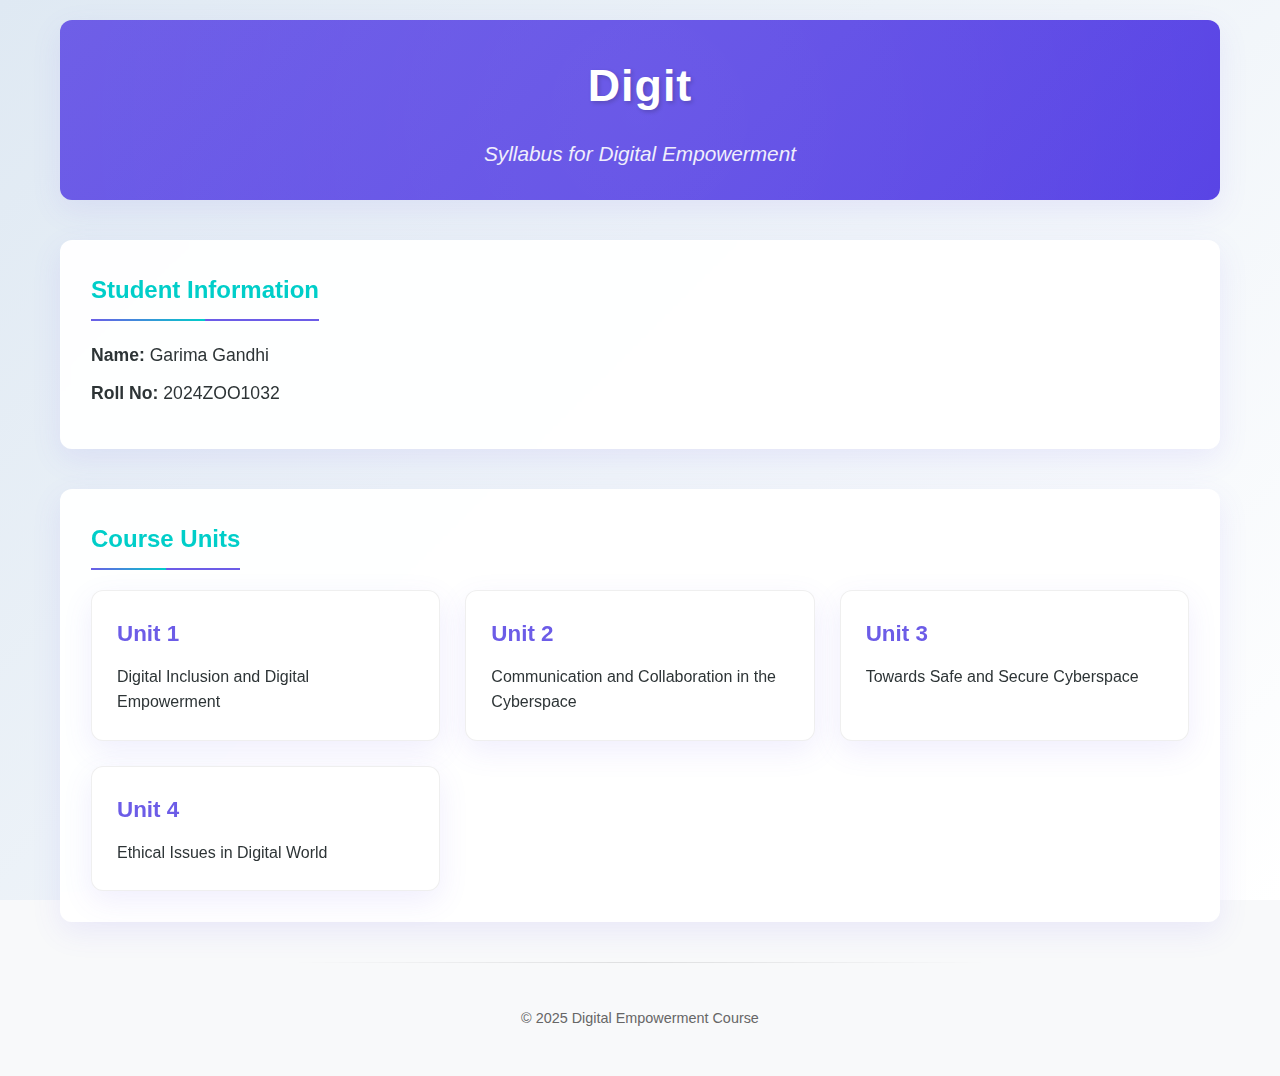
<file: garima/index.html>
<!DOCTYPE html>
<html lang="en">
<head>
    <meta charset="UTF-8">
    <meta name="viewport" content="width=device-width, initial-scale=1.0">
    <title>Digital Empowerment</title>
    <link rel="stylesheet" href="style.css">
</head>
<body>
    <div class="container">
        <header>
            <h1>Digital Empowerment</h1>
            <p class="subtitle">Syllabus for Digital Empowerment</p>
        </header>

        <section class="profile">
            <h2>Student Information</h2>
            <div class="profile-info">
                <div class="profile-text">
                    <p><strong>Name:</strong> Garima Gandhi</p>
                    <p><strong>Roll No:</strong> 2024ZOO1032</p>
                </div>
            </div>
        </section>

        <section class="units">
            <h2>Course Units</h2>
            <div class="unit-grid">
                <a class='unit-card' href='unit1.html'>
                    <h3>Unit 1</h3>
                    <p>Digital Inclusion and Digital Empowerment</p>
                </a>
                <a class='unit-card' href='unit2.html'>
                    <h3>Unit 2</h3>
                    <p>Communication and Collaboration in the Cyberspace</p>
                </a>
                <a class='unit-card' href='unit3.html'>
                    <h3>Unit 3</h3>
                    <p>Towards Safe and Secure Cyberspace</p>
                </a>
                <a class='unit-card' href='unit4.html'>
                    <h3>Unit 4</h3>
                    <p>Ethical Issues in Digital World</p>
                </a>
            </div>
        </section>

        <footer>
            <p>&copy; 2025 Digital Empowerment Course</p>
        </footer>
    </div>
    <script src="script.js"></script>
</body>
</html>
</file>
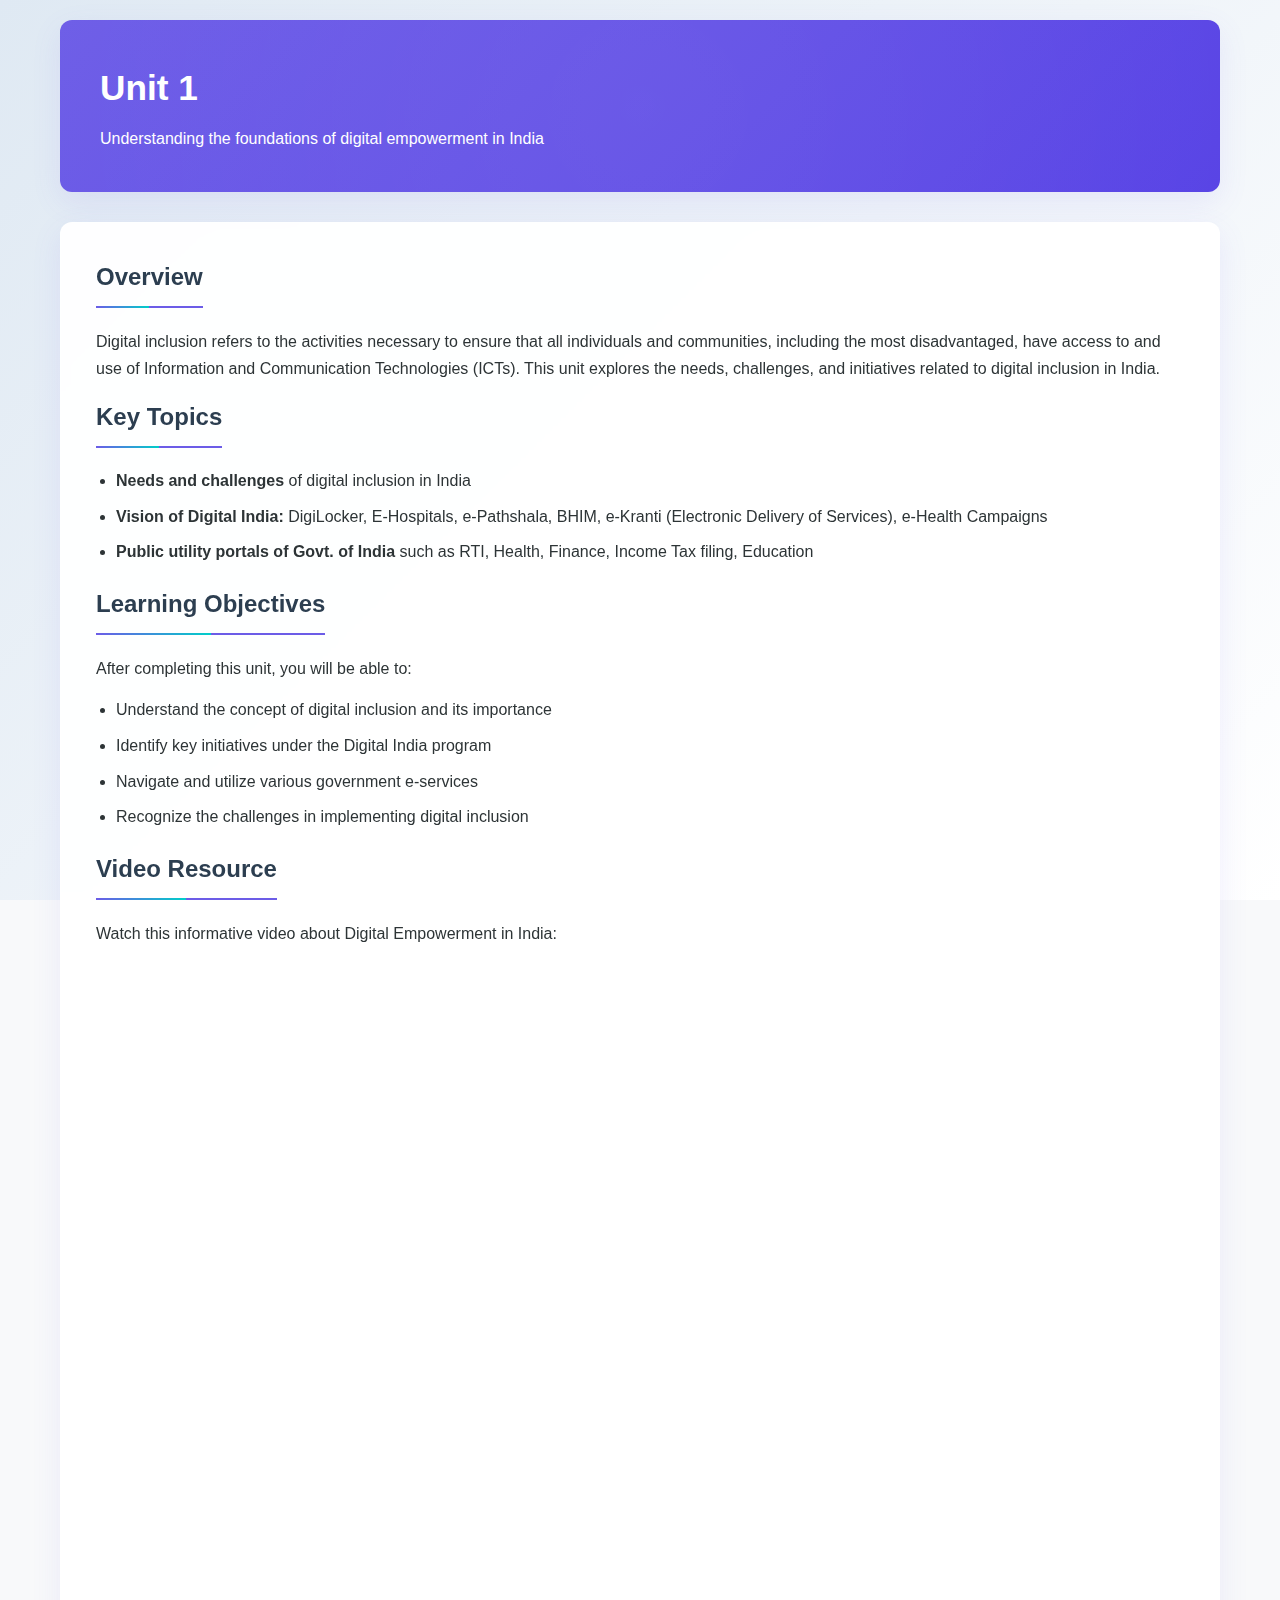
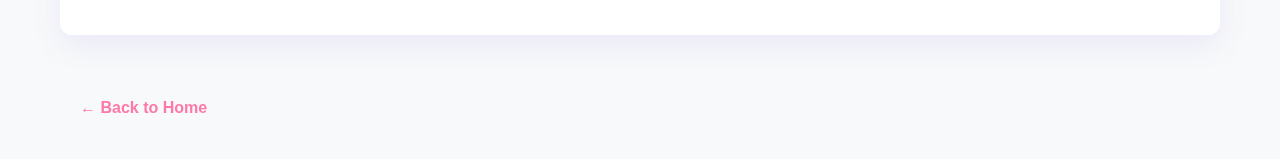
<file: garima/unit1.html>
<!DOCTYPE html>
<html lang="en">
<head>
    <meta charset="UTF-8">
    <meta name="viewport" content="width=device-width, initial-scale=1.0">
    <title>Unit 1: Digital Inclusion and Digital Empowerment</title>
    <link rel="stylesheet" href="style.css">
</head>
<body>
    <div class="container">
        <div class="unit-header">
            <h1>Unit 1: Digital Inclusion and Digital Empowerment</h1>
            <p>Understanding the foundations of digital empowerment in India</p>
        </div>

        <div class="unit-content">
            <h2>Overview</h2>
            <p>Digital inclusion refers to the activities necessary to ensure that all individuals and communities, including the most disadvantaged, have access to and use of Information and Communication Technologies (ICTs). This unit explores the needs, challenges, and initiatives related to digital inclusion in India.</p>

            <h2>Key Topics</h2>
            <ul>
                <li><strong>Needs and challenges</strong> of digital inclusion in India</li>
                <li><strong>Vision of Digital India:</strong> DigiLocker, E-Hospitals, e-Pathshala, BHIM, e-Kranti (Electronic Delivery of Services), e-Health Campaigns</li>
                <li><strong>Public utility portals of Govt. of India</strong> such as RTI, Health, Finance, Income Tax filing, Education</li>
            </ul>

            <h2>Learning Objectives</h2>
            <p>After completing this unit, you will be able to:</p>
            <ul>
                <li>Understand the concept of digital inclusion and its importance</li>
                <li>Identify key initiatives under the Digital India program</li>
                <li>Navigate and utilize various government e-services</li>
                <li>Recognize the challenges in implementing digital inclusion</li>
            </ul>

            <h2>Video Resource</h2>
            <p>Watch this informative video about Digital Empowerment in India:</p>
            <div class="embed-container">
                <iframe width="560" height="315" src="https://www.youtube.com/embed/uU4iYT9laKU" title="YouTube video player" frameborder="0" allow="accelerometer; autoplay; clipboard-write; encrypted-media; gyroscope; picture-in-picture" allowfullscreen></iframe>
            </div>
        </div>

        <a class='back-link' href='index.html'>← Back to Home</a>
    </div>
    <script src="script.js"></script>
</body>
</html>
</file>
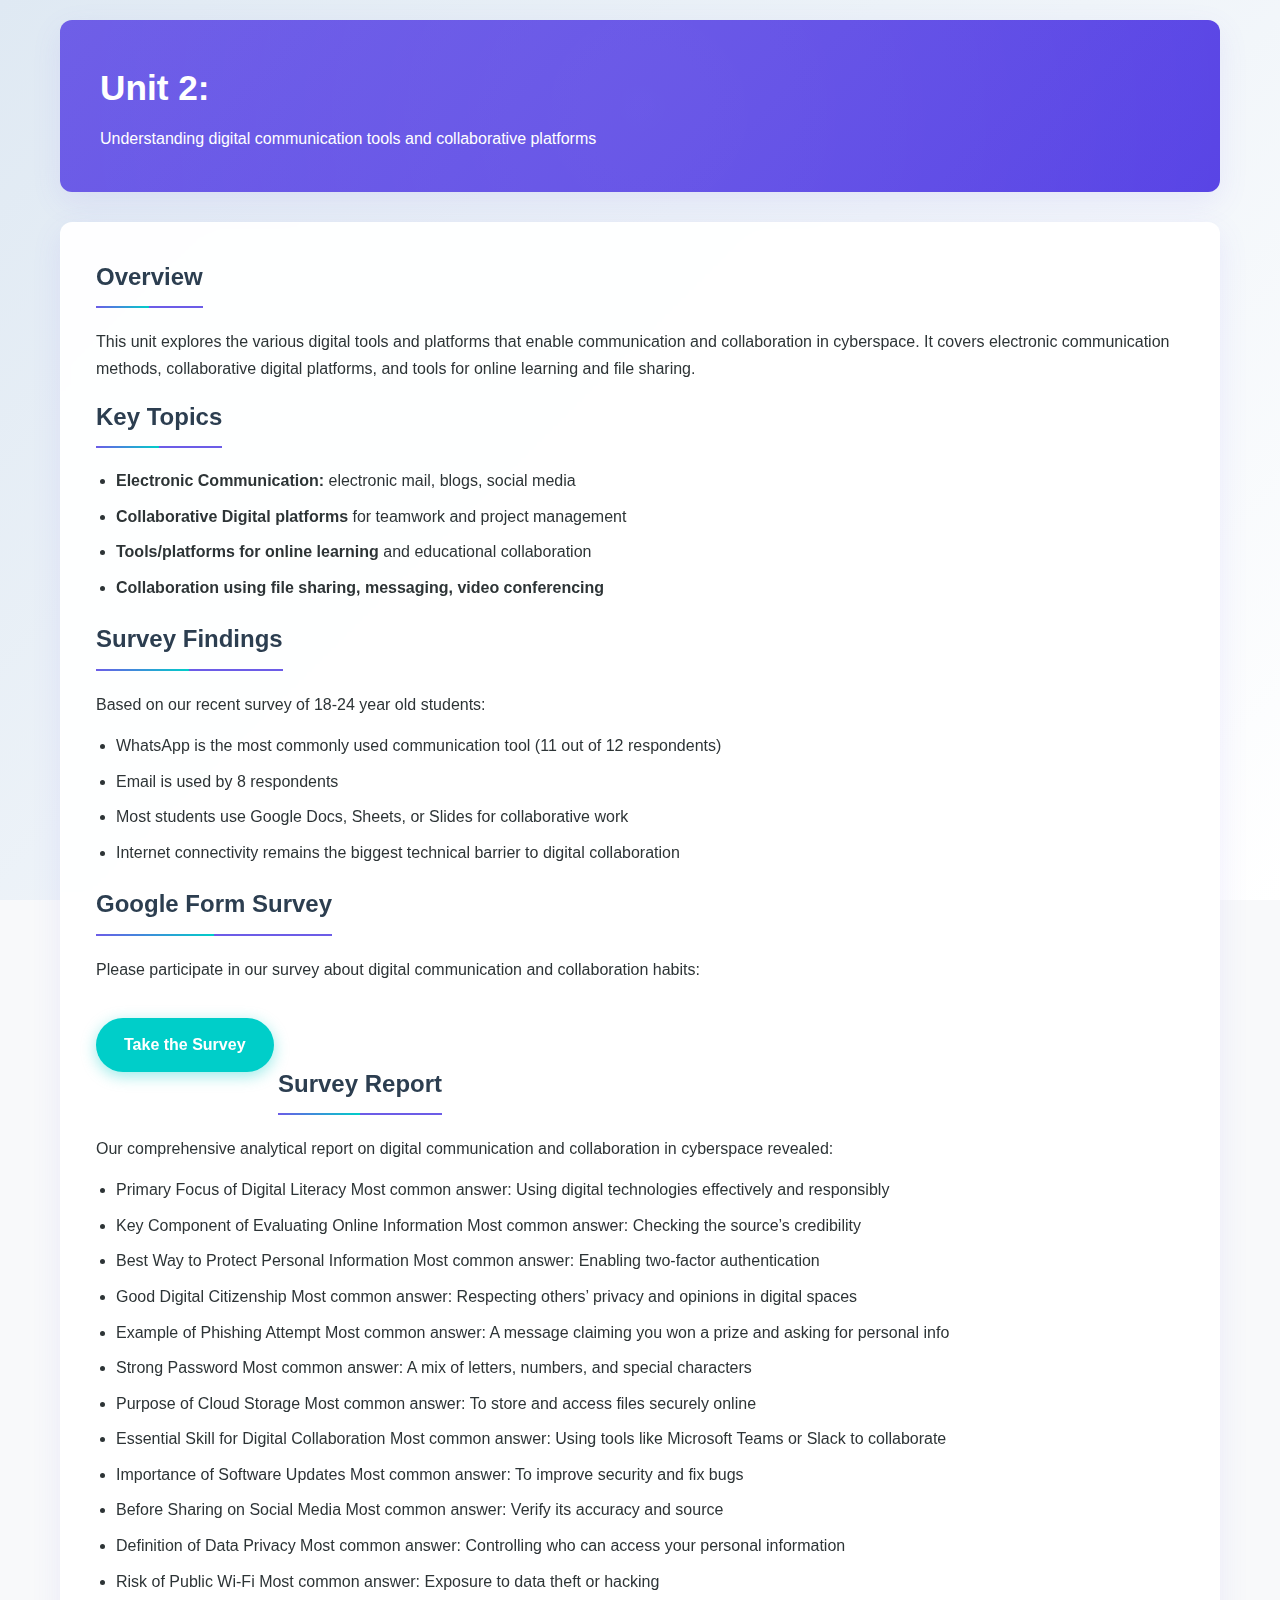
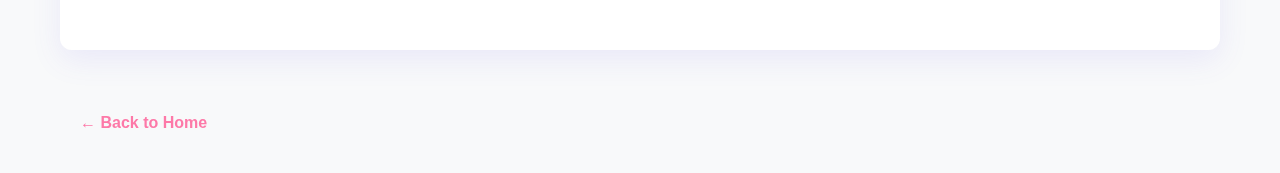
<file: garima/unit2.html>
<!DOCTYPE html>
<html lang="en">
<head>
    <meta charset="UTF-8">
    <meta name="viewport" content="width=device-width, initial-scale=1.0">
    <title>Unit 2: Communication and Collaboration in the Cyberspace</title>
    <link rel="stylesheet" href="style.css">
</head>
<body>
    <div class="container">
        <div class="unit-header">
            <h1>Unit 2: Communication and Collaboration in the Cyberspace</h1>
            <p>Understanding digital communication tools and collaborative platforms</p>
        </div>

        <div class="unit-content">
            <h2>Overview</h2>
            <p>This unit explores the various digital tools and platforms that enable communication and collaboration in cyberspace. It covers electronic communication methods, collaborative digital platforms, and tools for online learning and file sharing.</p>

            <h2>Key Topics</h2>
            <ul>
                <li><strong>Electronic Communication:</strong> electronic mail, blogs, social media</li>
                <li><strong>Collaborative Digital platforms</strong> for teamwork and project management</li>
                <li><strong>Tools/platforms for online learning</strong> and educational collaboration</li>
                <li><strong>Collaboration using file sharing, messaging, video conferencing</strong></li>
            </ul>

            <h2>Survey Findings</h2>
            <p>Based on our recent survey of 18-24 year old students:</p>
            <ul>
                <li>WhatsApp is the most commonly used communication tool (11 out of 12 respondents)</li>
                <li>Email is used by 8 respondents</li>
                <li>Most students use Google Docs, Sheets, or Slides for collaborative work</li>
                <li>Internet connectivity remains the biggest technical barrier to digital collaboration</li>
            </ul>

            <h2>Google Form Survey</h2>
            <p>Please participate in our survey about digital communication and collaboration habits:</p>
            <a href="https://docs.google.com/forms/d/e/1FAIpQLSe-Dqe0E5y0xPEe9Uo-QtFaINI-1zpdsw9cM9H6mpKW0G9Ijw/viewform" class="resource-link" target="_blank">Take the Survey</a>

            <h2>Survey Report</h2>
            <p>Our comprehensive analytical report on digital communication and collaboration in cyberspace revealed:</p>
            <ul>
                <li>Primary Focus of Digital Literacy
                    Most common answer: Using digital technologies effectively and responsibly
                </li>
                <li>Key Component of Evaluating Online Information
                    Most common answer: Checking the source’s credibility
                </li>
                <li>Best Way to Protect Personal Information
                    Most common answer: Enabling two-factor authentication
                </li>
                <li>Good Digital Citizenship
                    Most common answer: Respecting others’ privacy and opinions in digital spaces
                </li>
                <li>Example of Phishing Attempt
                    Most common answer: A message claiming you won a prize and asking for personal info
                </li>
                <li>Strong Password
                    Most common answer: A mix of letters, numbers, and special characters
                </li>
                <li>Purpose of Cloud Storage
                    Most common answer: To store and access files securely online
                </li>
                <li>Essential Skill for Digital Collaboration
                    Most common answer: Using tools like Microsoft Teams or Slack to collaborate
                </li>
                <li>Importance of Software Updates
                    Most common answer: To improve security and fix bugs
                </li>
                <li>Before Sharing on Social Media
                    Most common answer: Verify its accuracy and source
                </li>
                <li>Definition of Data Privacy
                    Most common answer: Controlling who can access your personal information
                </li>
                <li>Risk of Public Wi-Fi
                    Most common answer: Exposure to data theft or hacking
                </li>
            </ul>
        </div>

        <a class='back-link' href='index.html'>← Back to Home</a>
    </div>
    <script src="script.js"></script>
</body>
</html>
</file>
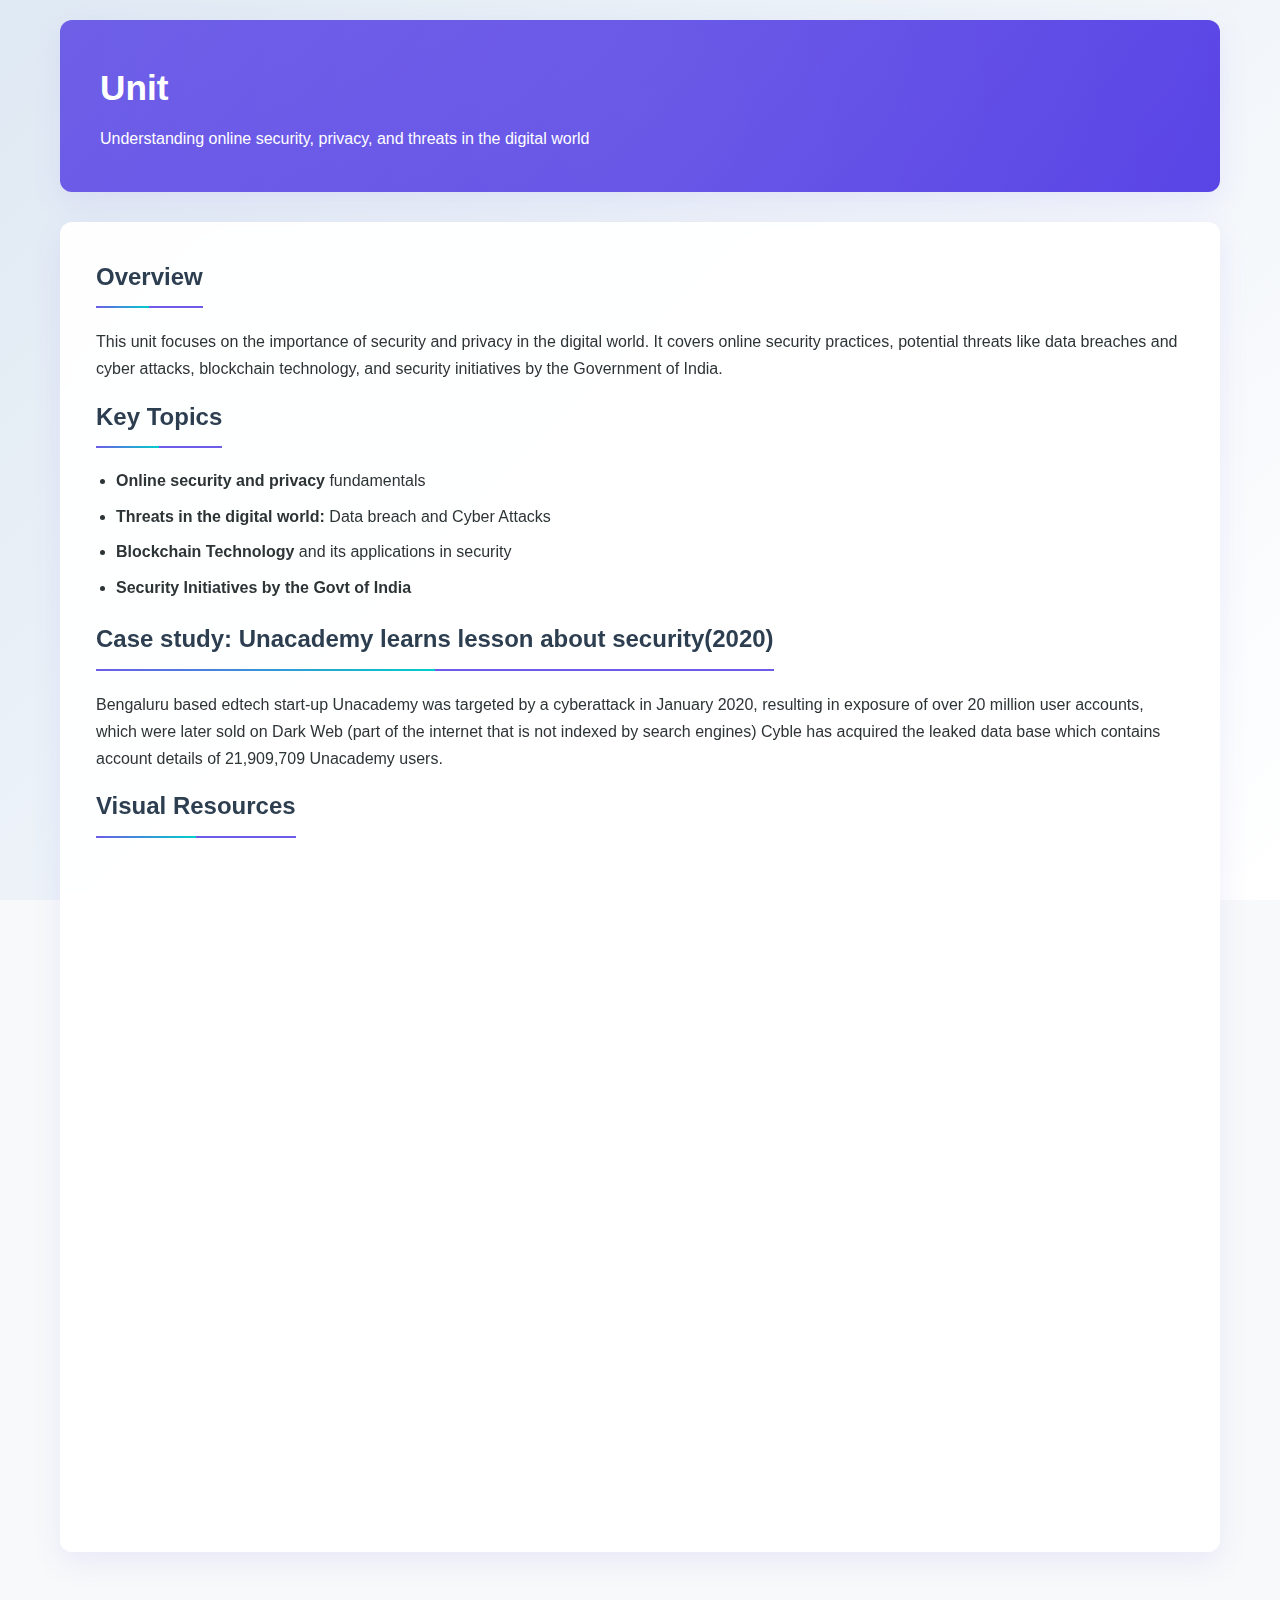
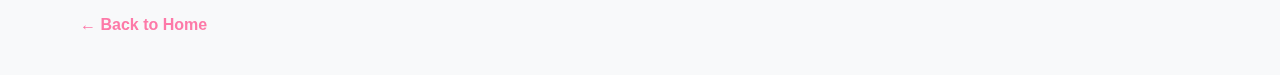
<file: garima/unit3.html>
<!DOCTYPE html>
<html lang="en">
<head>
    <meta charset="UTF-8">
    <meta name="viewport" content="width=device-width, initial-scale=1.0">
    <title>Unit 3: Towards Safe and Secure Cyberspace</title>
    <link rel="stylesheet" href="style.css">
</head>
<body>
    <div class="container">
        <div class="unit-header">
            <h1>Unit 3: Towards Safe and Secure Cyberspace</h1>
            <p>Understanding online security, privacy, and threats in the digital world</p>
        </div>

        <div class="unit-content">
            <h2>Overview</h2>
            <p>This unit focuses on the importance of security and privacy in the digital world. It covers online security practices, potential threats like data breaches and cyber attacks, blockchain technology, and security initiatives by the Government of India.</p>

            <h2>Key Topics</h2>
            <ul>
                <li><strong>Online security and privacy</strong> fundamentals</li>
                <li><strong>Threats in the digital world:</strong> Data breach and Cyber Attacks</li>
                <li><strong>Blockchain Technology</strong> and its applications in security</li>
                <li><strong>Security Initiatives by the Govt of India</strong></li>
            </ul>

            <h2>Case study: Unacademy learns lesson about security(2020)
            </h2>
            <p>Bengaluru based edtech start-up Unacademy was targeted by a cyberattack in January 2020, resulting in exposure of over 20 million user accounts, which were later sold on Dark Web (part of the internet that is not indexed by search engines)
                Cyble has acquired the leaked data base which contains account details of 21,909,709 Unacademy users.</p>
            </ul>

            <!-- <h2>Canva Presentation</h2>
            <p>View our detailed presentation on cybersecurity best practices:</p>
            <a href="https://www.canva.com/design/DAGmy9hkQwo/ZXQjQtlWGgeXbscxb0zFdA/edit?utm_content=DAGmy9hkQwo&utm_campaign=designshare&utm_medium=link2&utm_source=sharebutton" class="resource-link" target="_blank">View Canva Presentation</a> -->

            <h2>Visual Resources</h2>
            <div class="image-gallery">
                <img src="WhatsApp Image 2025-05-21 at 10.46.36_cc1ce309.jpg" alt="Cybersecurity Infographic">
                <img src="WhatsApp Image 2025-05-21 at 10.46.36_f8de0258.jpg" alt="Data Privacy Diagram">
            </div>
        </div>

        <a class='back-link' href='index.html'>← Back to Home</a>
    </div>
    <script src="script.js"></script>
</body>
</html>
</file>
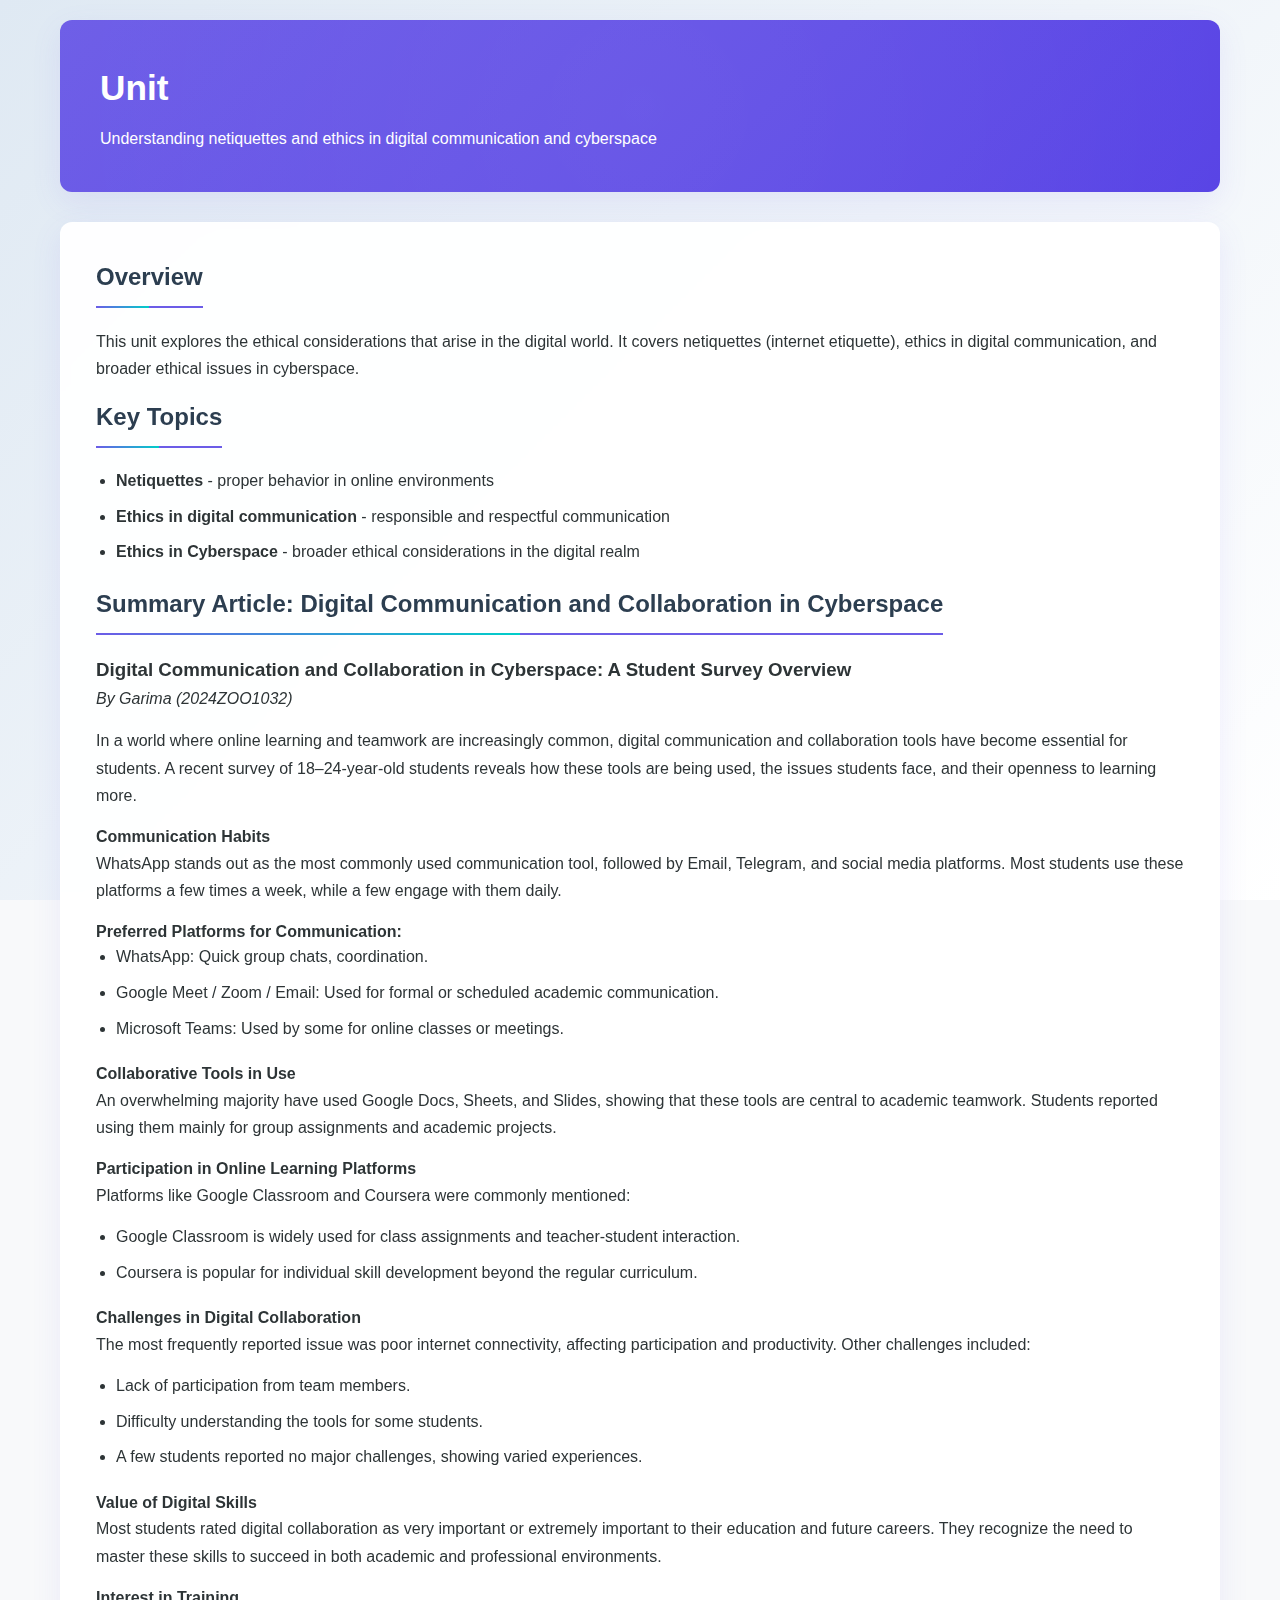
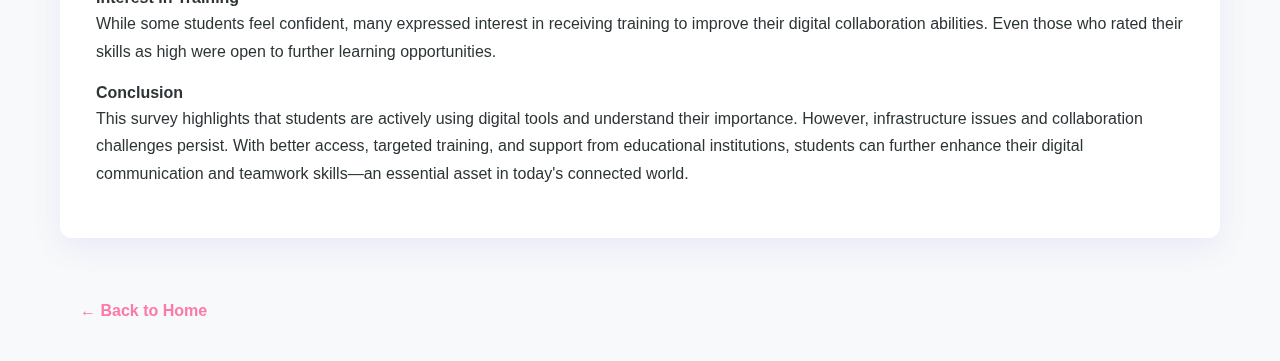
<file: garima/unit4.html>
<!DOCTYPE html>
<html lang="en">
<head>
    <meta charset="UTF-8">
    <meta name="viewport" content="width=device-width, initial-scale=1.0">
    <title>Unit 4: Ethical Issues in Digital World</title>
    <link rel="stylesheet" href="style.css">
</head>
<body>
    <div class="container">
        <div class="unit-header">
            <h1>Unit 4: Ethical Issues in Digital World</h1>
            <p>Understanding netiquettes and ethics in digital communication and cyberspace</p>
        </div>

        <div class="unit-content">
            <h2>Overview</h2>
            <p>This unit explores the ethical considerations that arise in the digital world. It covers netiquettes (internet etiquette), ethics in digital communication, and broader ethical issues in cyberspace.</p>

            <h2>Key Topics</h2>
            <ul>
                <li><strong>Netiquettes</strong> - proper behavior in online environments</li>
                <li><strong>Ethics in digital communication</strong> - responsible and respectful communication</li>
                <li><strong>Ethics in Cyberspace</strong> - broader ethical considerations in the digital realm</li>
            </ul>

            <h2>Summary Article: Digital Communication and Collaboration in Cyberspace</h2>
            <article>
                <h3>Digital Communication and Collaboration in Cyberspace: A Student Survey Overview</h3>
                <p><em>By Garima (2024ZOO1032)</em></p>
                
                <p>In a world where online learning and teamwork are increasingly common, digital communication and collaboration tools have become essential for students. A recent survey of 18–24-year-old students reveals how these tools are being used, the issues students face, and their openness to learning more.</p>
                
                <h4>Communication Habits</h4>
                <p>WhatsApp stands out as the most commonly used communication tool, followed by Email, Telegram, and social media platforms. Most students use these platforms a few times a week, while a few engage with them daily.</p>
                
                <h4>Preferred Platforms for Communication:</h4>
                <ul>
                    <li>WhatsApp: Quick group chats, coordination.</li>
                    <li>Google Meet / Zoom / Email: Used for formal or scheduled academic communication.</li>
                    <li>Microsoft Teams: Used by some for online classes or meetings.</li>
                </ul>
                
                <h4>Collaborative Tools in Use</h4>
                <p>An overwhelming majority have used Google Docs, Sheets, and Slides, showing that these tools are central to academic teamwork. Students reported using them mainly for group assignments and academic projects.</p>
                
                <h4>Participation in Online Learning Platforms</h4>
                <p>Platforms like Google Classroom and Coursera were commonly mentioned:</p>
                <ul>
                    <li>Google Classroom is widely used for class assignments and teacher-student interaction.</li>
                    <li>Coursera is popular for individual skill development beyond the regular curriculum.</li>
                </ul>
                
                <h4>Challenges in Digital Collaboration</h4>
                <p>The most frequently reported issue was poor internet connectivity, affecting participation and productivity. Other challenges included:</p>
                <ul>
                    <li>Lack of participation from team members.</li>
                    <li>Difficulty understanding the tools for some students.</li>
                    <li>A few students reported no major challenges, showing varied experiences.</li>
                </ul>
                
                <h4>Value of Digital Skills</h4>
                <p>Most students rated digital collaboration as very important or extremely important to their education and future careers. They recognize the need to master these skills to succeed in both academic and professional environments.</p>
                
                <h4>Interest in Training</h4>
                <p>While some students feel confident, many expressed interest in receiving training to improve their digital collaboration abilities. Even those who rated their skills as high were open to further learning opportunities.</p>
                
                <h4>Conclusion</h4>
                <p>This survey highlights that students are actively using digital tools and understand their importance. However, infrastructure issues and collaboration challenges persist. With better access, targeted training, and support from educational institutions, students can further enhance their digital communication and teamwork skills—an essential asset in today's connected world.</p>
            </article>
        </div>

        <a class='back-link' href='index.html'>← Back to Home</a>
    </div>
    <script src="script.js"></script>
</body>
</html>
</file>
<file: garima/style.css>
* {
  margin: 0;
  padding: 0;
  box-sizing: border-box;
  font-family: "Segoe UI", Tahoma, Geneva, Verdana, sans-serif;
  transition: all 0.3s ease;
}

:root {
  --primary-color: #6c5ce7;
  --primary-light: #a29bfe;
  --primary-dark: #5641e5;
  --secondary-color: #00cec9;
  --secondary-dark: #00b5b1;
  --accent-color: #fd79a8;
  --accent-dark: #e84393;
  --light-bg: #f8f9fa;
  --dark-bg: #2d3436;
  --text-color: #2d3436;
  --light-text: #f5f5f5;
  --border-radius: 12px;
  --box-shadow: 0 10px 30px rgba(108, 92, 231, 0.1);
  --hover-shadow: 0 15px 35px rgba(108, 92, 231, 0.2);
}

body {
  background-color: var(--light-bg);
  color: var(--text-color);
  line-height: 1.6;
  overflow-x: hidden;
  background-image: linear-gradient(135deg, #dfe9f3 0%, #ffffff 100%);
  background-attachment: fixed;
}

.container {
  max-width: 1200px;
  margin: 0 auto;
  padding: 20px;
  animation: fadeIn 0.8s ease-in-out;
}

header {
  text-align: center;
  margin-bottom: 40px;
  padding: 30px;
  background-color: var(--primary-color);
  background-image: linear-gradient(135deg, var(--primary-color) 0%, var(--primary-dark) 100%);
  color: white;
  border-radius: var(--border-radius);
  box-shadow: var(--box-shadow);
  position: relative;
  overflow: hidden;
  animation: slideDown 0.5s ease-out;
}

header::before {
  content: '';
  position: absolute;
  top: -50%;
  left: -50%;
  width: 200%;
  height: 200%;
  background: radial-gradient(circle, rgba(255,255,255,0.1) 0%, rgba(255,255,255,0) 70%);
  opacity: 0.6;
  animation: rotate 15s linear infinite;
  pointer-events: none;
}

header h1 {
  font-size: 2.8rem;
  margin-bottom: 15px;
  text-shadow: 2px 2px 4px rgba(0, 0, 0, 0.2);
  letter-spacing: 1px;
  animation: fadeInUp 0.8s ease-out;
}

.subtitle {
  font-size: 1.3rem;
  font-style: italic;
  opacity: 0.9;
  animation: fadeInUp 0.8s ease-out 0.2s backwards;
}

section {
  margin-bottom: 40px;
  background-color: white;
  padding: 30px;
  border-radius: var(--border-radius);
  box-shadow: var(--box-shadow);
  transform: translateY(0);
  transition: transform 0.4s ease, box-shadow 0.4s ease;
  animation: fadeInUp 0.8s ease-out;
  backdrop-filter: blur(5px);
  background-color: rgba(255, 255, 255, 0.95);
  border: 1px solid rgba(255, 255, 255, 0.2);
}

section:hover {
  transform: translateY(-5px);
  box-shadow: var(--hover-shadow);
}

h2 {
  color: var(--secondary-color);
  margin-bottom: 20px;
  padding-bottom: 10px;
  border-bottom: 2px solid var(--primary-color);
  position: relative;
  display: inline-block;
}

h2::after {
  content: '';
  position: absolute;
  bottom: -2px;
  left: 0;
  width: 50%;
  height: 2px;
  background-image: linear-gradient(90deg, var(--primary-color), var(--secondary-color));
  animation: expandWidth 1.5s ease-in-out infinite alternate;
}

.profile-info {
  display: flex;
  align-items: center;
  gap: 30px;
}

.profile-text p {
  margin-bottom: 10px;
  font-size: 1.1rem;
}

.unit-grid {
  display: grid;
  grid-template-columns: repeat(auto-fit, minmax(280px, 1fr));
  gap: 25px;
  perspective: 1000px;
}

.unit-card {
  background-color: white;
  padding: 25px;
  border-radius: var(--border-radius);
  box-shadow: var(--box-shadow);
  transition: transform 0.5s ease, box-shadow 0.5s ease;
  text-decoration: none;
  color: var(--text-color);
  border: 1px solid rgba(224, 224, 224, 0.5);
  position: relative;
  overflow: hidden;
  transform-style: preserve-3d;
  animation: cardAppear 0.6s ease-out backwards;
}

.unit-card:nth-child(1) { animation-delay: 0.1s; }
.unit-card:nth-child(2) { animation-delay: 0.2s; }
.unit-card:nth-child(3) { animation-delay: 0.3s; }
.unit-card:nth-child(4) { animation-delay: 0.4s; }

.unit-card::before {
  content: '';
  position: absolute;
  top: 0;
  left: 0;
  width: 100%;
  height: 5px;
  background: linear-gradient(90deg, var(--primary-color), var(--secondary-color));
  transform: scaleX(0);
  transform-origin: left;
  transition: transform 0.5s ease;
}

.unit-card:hover {
  transform: translateY(-10px) rotateX(5deg);
  box-shadow: var(--hover-shadow);
  border-color: var(--primary-color);
}

.unit-card:hover::before {
  transform: scaleX(1);
}

.unit-card::after {
  content: '';
  position: absolute;
  top: 0;
  left: 0;
  width: 100%;
  height: 100%;
  background: linear-gradient(135deg, rgba(255,255,255,0.3) 0%, rgba(255,255,255,0) 60%);
  pointer-events: none;
  opacity: 0;
  transition: opacity 0.5s ease;
}

.unit-card:hover::after {
  opacity: 1;
}

.unit-card h3 {
  color: var(--primary-color);
  margin-bottom: 12px;
  font-size: 1.4rem;
  position: relative;
  display: inline-block;
  transition: transform 0.3s ease, color 0.3s ease;
}

.unit-card:hover h3 {
  transform: translateX(5px);
  color: var(--primary-dark);
}

.unit-card p {
  transition: transform 0.4s ease;
}

.unit-card:hover p {
  transform: translateX(5px);
}

footer {
  text-align: center;
  margin-top: 60px;
  padding: 25px;
  color: #666;
  font-size: 0.9rem;
  position: relative;
  animation: fadeIn 1s ease-out;
}

footer::before {
  content: '';
  position: absolute;
  top: -20px;
  left: 50%;
  transform: translateX(-50%);
  width: 60%;
  height: 1px;
  background: linear-gradient(90deg, transparent, rgba(0,0,0,0.1), transparent);
}

/* Unit page styles */
.unit-header {
  background-color: var(--primary-color);
  background-image: linear-gradient(135deg, var(--primary-color) 0%, var(--primary-dark) 100%);
  color: white;
  padding: 40px;
  border-radius: var(--border-radius);
  margin-bottom: 30px;
  box-shadow: var(--box-shadow);
  position: relative;
  overflow: hidden;
  animation: slideDown 0.6s ease-out;
}

.unit-header::before {
  content: '';
  position: absolute;
  top: -50%;
  left: -50%;
  width: 200%;
  height: 200%;
  background: radial-gradient(circle, rgba(255,255,255,0.1) 0%, rgba(255,255,255,0) 70%);
  opacity: 0.6;
  animation: rotate 15s linear infinite;
  pointer-events: none;
}

.unit-header h1 {
  font-size: 2.2rem;
  margin-bottom: 10px;
}

.unit-content {
  background-color: rgba(255, 255, 255, 0.95);
  padding: 35px;
  border-radius: var(--border-radius);
  box-shadow: var(--box-shadow);
  margin-bottom: 30px;
  animation: fadeInUp 0.8s ease-out;
  backdrop-filter: blur(5px);
  border: 1px solid rgba(255, 255, 255, 0.2);
}

.unit-content h2 {
  color: #2c3e50;
  margin-bottom: 20px;
}

.unit-content p {
  margin-bottom: 15px;
  line-height: 1.7;
}

.unit-content ul {
  margin-bottom: 20px;
  padding-left: 20px;
}

.unit-content li {
  margin-bottom: 10px;
}

.resource-link {
  display: inline-block;
  margin: 20px 0;
  padding: 14px 28px;
  background-color: var(--secondary-color);
  color: white;
  text-decoration: none;
  border-radius: 50px;
  font-weight: bold;
  transition: all 0.3s ease;
  box-shadow: 0 4px 15px rgba(0, 206, 201, 0.4);
  position: relative;
  overflow: hidden;
  z-index: 1;
}

.resource-link::before {
  content: '';
  position: absolute;
  top: 0;
  left: 0;
  width: 100%;
  height: 100%;
  background: linear-gradient(45deg, var(--secondary-color), var(--secondary-dark));
  z-index: -1;
  transition: opacity 0.3s ease;
  opacity: 0;
}

.resource-link:hover::before {
  opacity: 1;
}

.resource-link:hover {
  transform: translateY(-3px);
  box-shadow: 0 7px 20px rgba(0, 206, 201, 0.6);
}

.resource-link:hover {
  background-color: var(--secondary-dark);
}

.back-link {
  display: inline-block;
  margin-top: 20px;
  color: var(--accent-color);
  text-decoration: none;
  font-weight: bold;
  padding: 10px 20px;
  border-radius: 50px;
  transition: all 0.3s ease;
  position: relative;
  overflow: hidden;
}

.back-link::before {
  content: '';
  position: absolute;
  bottom: 0;
  left: 0;
  width: 100%;
  height: 1px;
  background-color: var(--accent-color);
  transform: scaleX(0);
  transform-origin: right;
  transition: transform 0.4s ease;
}

.back-link:hover {
  transform: translateX(-5px);
}

.back-link:hover::before {
  transform: scaleX(1);
  transform-origin: left;
}

.back-link:hover {
  text-decoration: underline;
}

.image-gallery {
  display: grid;
  grid-template-columns: repeat(auto-fit, minmax(300px, 1fr));
  gap: 25px;
  margin: 25px 0;
  perspective: 1000px;
}

.image-gallery img {
  width: 100%;
  border-radius: var(--border-radius);
  box-shadow: var(--box-shadow);
  transition: all 0.5s ease;
  transform: scale(1) rotate(0);
  filter: brightness(1);
  animation: imageAppear 0.8s ease-out backwards;
}

.image-gallery img:nth-child(1) { animation-delay: 0.2s; }
.image-gallery img:nth-child(2) { animation-delay: 0.4s; }
.image-gallery img:nth-child(3) { animation-delay: 0.6s; }

.image-gallery img:hover {
  transform: scale(1.03) rotate(1deg);
  box-shadow: 0 15px 30px rgba(0, 0, 0, 0.2);
  filter: brightness(1.05);
  z-index: 1;
}

.embed-container {
  position: relative;
  padding-bottom: 56.25%;
  height: 0;
  overflow: hidden;
  max-width: 100%;
  margin: 20px 0;
}

.embed-container iframe {
  position: absolute;
  top: 0;
  left: 0;
  width: 100%;
  height: 100%;
  border-radius: 8px;
}

/* Animations */
@keyframes fadeIn {
  from { opacity: 0; }
  to { opacity: 1; }
}

@keyframes fadeInUp {
  from { 
    opacity: 0;
    transform: translateY(30px);
  }
  to { 
    opacity: 1;
    transform: translateY(0);
  }
}

@keyframes slideDown {
  from { 
    opacity: 0;
    transform: translateY(-30px);
  }
  to { 
    opacity: 1;
    transform: translateY(0);
  }
}

@keyframes expandWidth {
  from { width: 30%; }
  to { width: 100%; }
}

@keyframes rotate {
  from { transform: rotate(0deg); }
  to { transform: rotate(360deg); }
}

@keyframes cardAppear {
  from { 
    opacity: 0;
    transform: translateY(50px) scale(0.9);
  }
  to { 
    opacity: 1;
    transform: translateY(0) scale(1);
  }
}

@keyframes imageAppear {
  from { 
    opacity: 0;
    transform: scale(0.8);
  }
  to { 
    opacity: 1;
    transform: scale(1);
  }
}

@keyframes pulse {
  0% {
    transform: scale(1);
    box-shadow: 0 4px 15px rgba(108, 92, 231, 0.4);
  }
  50% {
    transform: scale(1.05);
    box-shadow: 0 7px 25px rgba(108, 92, 231, 0.6);
  }
  100% {
    transform: scale(1);
    box-shadow: 0 4px 15px rgba(108, 92, 231, 0.4);
  }
}

@keyframes float {
  0% {
    transform: translateY(0px);
  }
  50% {
    transform: translateY(-10px);
  }
  100% {
    transform: translateY(0px);
  }
}

/* Image Overlay for Lightbox Effect */
.image-overlay {
  position: fixed;
  top: 0;
  left: 0;
  width: 100%;
  height: 100%;
  background-color: rgba(0, 0, 0, 0.9);
  display: flex;
  justify-content: center;
  align-items: center;
  z-index: 1000;
  opacity: 0;
  animation: fadeIn 0.3s ease forwards;
}

.overlay-image-container {
  max-width: 90%;
  max-height: 90%;
  animation: fadeInUp 0.4s ease;
}

.overlay-image-container img {
  max-width: 100%;
  max-height: 90vh;
  border-radius: 5px;
  box-shadow: 0 5px 25px rgba(0, 0, 0, 0.5);
}

.overlay-close {
  position: absolute;
  top: 20px;
  right: 20px;
  background: transparent;
  border: none;
  color: white;
  font-size: 40px;
  cursor: pointer;
  transition: transform 0.3s ease;
}

.overlay-close:hover {
  transform: rotate(90deg);
}

/* Scroll Animation Classes */
.unit-content, section, .image-gallery img {
  opacity: 0;
  transform: translateY(30px);
  transition: opacity 0.8s ease, transform 0.8s ease;
}

.unit-content.visible, section.visible, .image-gallery img.visible {
  opacity: 1;
  transform: translateY(0);
}

/* Pulse Animation for Buttons */
.pulse {
  animation: pulse 0.8s ease-in-out;
}

/* Media Queries for Responsiveness */
@media (max-width: 768px) {
  :root {
    --border-radius: 10px;
  }
  
  header h1 {
    font-size: 2.2rem;
  }
  
  .subtitle {
    font-size: 1.1rem;
  }
  
  section {
    padding: 25px;
  }
  
  .unit-grid {
    grid-template-columns: repeat(auto-fit, minmax(250px, 1fr));
    gap: 20px;
  }
  
  .profile-info {
    flex-direction: column;
    align-items: flex-start;
  }
  
  .overlay-image-container img {
    max-height: 80vh;
  }
  
  .overlay-close {
    top: 15px;
    right: 15px;
    font-size: 35px;
  }
  
  /* Reduce animation intensity on smaller screens */
  .unit-card:hover {
    transform: translateY(-5px);
  }
}

@media (max-width: 480px) {
  header h1 {
    font-size: 1.8rem;
  }
  
  .subtitle {
    font-size: 1rem;
  }
  
  section {
    padding: 20px;
  }
  
  .unit-card {
    padding: 20px;
  }
  
  .unit-card h3 {
    font-size: 1.2rem;
  }
  
  .resource-link {
    padding: 12px 20px;
    font-size: 0.9rem;
  }
  
  .overlay-close {
    top: 10px;
    right: 10px;
    font-size: 30px;
  }
  
  /* Further reduce animation intensity */
  .unit-card:hover {
    transform: translateY(-3px);
  }
}

/* Prefers reduced motion */
@media (prefers-reduced-motion: reduce) {
  * {
    animation-duration: 0.01ms !important;
    animation-iteration-count: 1 !important;
    transition-duration: 0.01ms !important;
    scroll-behavior: auto !important;
  }
  
  .unit-content, section, .image-gallery img {
    opacity: 1;
    transform: none;
  }
  
  .unit-card:hover {
    transform: none;
  }
  
  header::before, .unit-header::before {
    animation: none;
  }
}
</file>
